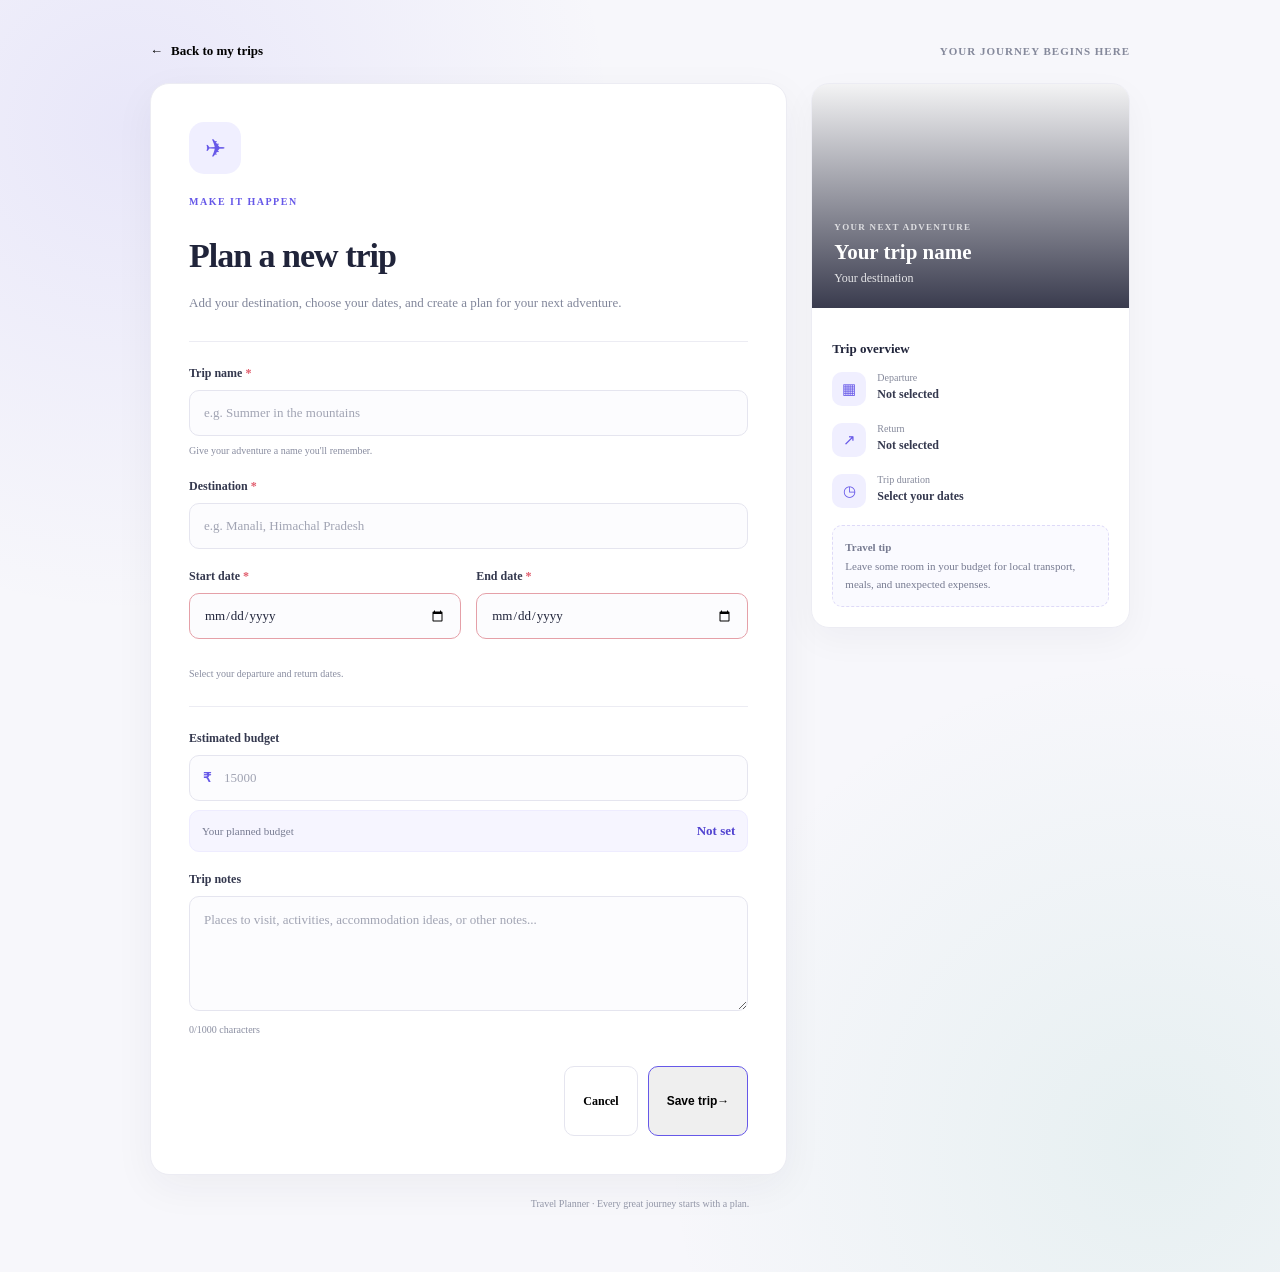
<file: src/main/resources/templates/trip-form.html>
<!DOCTYPE html>
<html lang="en" xmlns:th="http://www.thymeleaf.org">
<head>
    <meta charset="UTF-8">
    <meta name="viewport" content="width=device-width, initial-scale=1">

    <title th:text="${pageTitle} + ' | Travel Planner'">Plan a Trip | Travel Planner</title>

    <link rel="stylesheet" th:href="@{/style.css}">

    <style>
        .form-page {
            min-height: 100vh;
            padding: 35px 18px 55px;
            background:
                radial-gradient(circle at 10% 10%, rgba(102, 88, 232, 0.10), transparent 30%),
                radial-gradient(circle at 90% 90%, rgba(86, 174, 154, 0.10), transparent 30%),
                #f7f7fb;
        }

        .form-wrapper {
            width: 100%;
            max-width: 980px;
            margin: 0 auto;
        }

        .form-back-row {
            display: flex;
            align-items: center;
            justify-content: space-between;
            gap: 15px;
            margin-bottom: 24px;
        }

        .form-back-row .back-link {
            display: inline-flex;
            align-items: center;
            gap: 8px;
            font-size: 13px;
            font-weight: 700;
        }

        .form-step-label {
            color: #85899b;
            font-size: 11px;
            font-weight: 700;
            letter-spacing: 1px;
            text-transform: uppercase;
        }

        .form-layout {
            display: grid;
            grid-template-columns: minmax(0, 1.6fr) minmax(230px, 0.8fr);
            align-items: start;
            gap: 24px;
        }

        .form-card {
            min-width: 0;
            padding: clamp(23px, 4vw, 38px);
            background: #fff;
            border: 1px solid #ececf3;
            border-radius: 19px;
            box-shadow: 0 12px 40px rgba(32, 36, 58, 0.05);
        }

        .form-heading-icon {
            display: grid;
            place-items: center;
            width: 52px;
            height: 52px;
            margin-bottom: 22px;
            color: #6658e8;
            background: #f0efff;
            border-radius: 15px;
            font-size: 25px;
        }

        .form-card .eyebrow {
            margin-bottom: 8px;
            color: #6658e8;
            font-size: 10px;
            font-weight: 800;
            letter-spacing: 1.5px;
        }

        .form-card h1 {
            margin-bottom: 9px;
            color: #20243a;
            font-size: clamp(25px, 4vw, 34px);
            letter-spacing: -1px;
            line-height: 1.25;
        }

        .form-card .muted {
            margin-bottom: 27px;
            color: #81869a;
            font-size: 13px;
            line-height: 1.8;
        }

        .form-divider {
            height: 1px;
            margin: 24px 0;
            background: #ececf3;
        }

        .form-group {
            margin-bottom: 20px;
        }

        .form-group label {
            display: block;
            margin-bottom: 9px;
            color: #34384e;
            font-size: 12px;
            font-weight: 700;
        }

        .required-star {
            color: #e15c6c;
        }

        .form-group input,
        .form-group textarea {
            box-sizing: border-box;
            width: 100%;
            min-height: 46px;
            padding: 12px 14px;
            color: #20243a;
            background: #fcfcfe;
            border: 1px solid #e5e5ef;
            border-radius: 10px;
            outline: none;
            font: inherit;
            font-size: 13px;
            transition: border-color 0.2s ease,
                        box-shadow 0.2s ease,
                        background 0.2s ease;
        }

        .form-group textarea {
            min-height: 115px;
            resize: vertical;
            line-height: 1.7;
        }

        .form-group input:focus,
        .form-group textarea:focus {
            background: #fff;
            border-color: #8b80f0;
            box-shadow: 0 0 0 4px rgba(102, 88, 232, 0.09);
        }

        .form-group input::placeholder,
        .form-group textarea::placeholder {
            color: #a1a4b3;
        }

        .form-group input:invalid:not(:placeholder-shown) {
            border-color: #e5a0a8;
        }

        .form-row {
            display: grid;
            grid-template-columns: repeat(2, minmax(0, 1fr));
            gap: 15px;
        }

        .form-help {
            display: block;
            margin-top: 7px;
            color: #898da0;
            font-size: 10px;
            line-height: 1.6;
        }

        .budget-input-wrap {
            position: relative;
        }

        .budget-input-wrap .currency-symbol {
            position: absolute;
            top: 50%;
            left: 14px;
            color: #6658e8;
            font-size: 13px;
            font-weight: 800;
            transform: translateY(-50%);
            pointer-events: none;
        }

        .budget-input-wrap input {
            padding-left: 34px;
        }

        .budget-preview {
            display: flex;
            align-items: center;
            justify-content: space-between;
            gap: 12px;
            margin-top: 9px;
            padding: 12px;
            background: #f6f5ff;
            border: 1px solid #eeecff;
            border-radius: 10px;
        }

        .budget-preview-label {
            color: #777b91;
            font-size: 11px;
        }

        .budget-preview-value {
            color: #5143d0;
            font-size: 13px;
            font-weight: 800;
            overflow-wrap: anywhere;
        }

        .form-actions {
            display: flex;
            justify-content: flex-end;
            flex-wrap: wrap;
            gap: 10px;
            margin-top: 28px;
        }

        .form-actions .button {
            display: inline-flex;
            align-items: center;
            justify-content: center;
            min-height: 44px;
            padding: 12px 18px;
            border-radius: 10px;
            font-size: 12px;
            font-weight: 700;
            cursor: pointer;
            transition: transform 0.2s ease,
                        background 0.2s ease;
        }

        .form-actions .button:hover {
            transform: translateY(-2px);
        }

        .form-actions .button-primary {
            border: 1px solid #6658e8;
        }

        .form-actions .button-light {
            border: 1px solid #e5e5ef;
        }

        .form-actions button:disabled {
            cursor: not-allowed;
            opacity: 0.6;
            transform: none;
        }

        /* Right-hand trip preview */
        .trip-preview-panel {
            position: sticky;
            top: 25px;
            overflow: hidden;
            background: #fff;
            border: 1px solid #ececf3;
            border-radius: 18px;
            box-shadow: 0 12px 35px rgba(32, 36, 58, 0.04);
        }

        .preview-cover {
            position: relative;
            display: flex;
            align-items: flex-end;
            min-height: 180px;
            padding: 22px;
            overflow: hidden;
            color: white;
            background:
                linear-gradient(0deg, rgba(23, 25, 47, 0.85), rgba(23, 25, 47, 0.05)),
                url("https://images.unsplash.com/photo-1464822759023-fed622ff2c3b?auto=format&fit=crop&w=900&q=80")
                center / cover no-repeat;
        }

        .preview-cover-content {
            position: relative;
            z-index: 1;
            width: 100%;
        }

        .preview-small-label {
            margin-bottom: 7px;
            color: rgba(255, 255, 255, 0.75);
            font-size: 9px;
            font-weight: 800;
            letter-spacing: 1.3px;
            text-transform: uppercase;
        }

        .preview-title {
            margin: 0 0 5px;
            color: white;
            font-size: 21px;
            line-height: 1.3;
            overflow-wrap: anywhere;
        }

        .preview-destination {
            margin: 0;
            color: rgba(255, 255, 255, 0.85);
            font-size: 12px;
            overflow-wrap: anywhere;
        }

        .preview-details {
            padding: 20px;
        }

        .preview-details h3 {
            margin-bottom: 15px;
            color: #20243a;
            font-size: 13px;
        }

        .preview-detail-row {
            display: flex;
            align-items: flex-start;
            gap: 11px;
            margin-bottom: 17px;
        }

        .preview-detail-icon {
            display: grid;
            place-items: center;
            flex-shrink: 0;
            width: 34px;
            height: 34px;
            color: #6658e8;
            background: #f0efff;
            border-radius: 10px;
            font-size: 15px;
        }

        .preview-detail-label {
            margin-bottom: 4px;
            color: #85899b;
            font-size: 10px;
        }

        .preview-detail-value {
            color: #34384e;
            font-size: 12px;
            font-weight: 700;
            overflow-wrap: anywhere;
        }

        .preview-note {
            margin-top: 5px;
            padding: 12px;
            color: #777b91;
            background: #fafaff;
            border: 1px dashed #dedaf8;
            border-radius: 10px;
            font-size: 11px;
            line-height: 1.7;
        }

        .form-page-footer {
            margin-top: 23px;
            color: #9296a7;
            font-size: 10px;
            text-align: center;
        }

        @media (max-width: 760px) {
            .form-layout {
                grid-template-columns: minmax(0, 1fr);
            }

            .trip-preview-panel {
                position: static;
            }

            .preview-cover {
                min-height: 150px;
            }
        }

        @media (max-width: 480px) {
            .form-page {
                padding: 20px 12px 35px;
            }

            .form-back-row {
                align-items: flex-start;
                flex-direction: column;
                gap: 8px;
            }

            .form-card {
                padding: 22px 17px;
            }

            .form-row {
                grid-template-columns: minmax(0, 1fr);
                gap: 0;
            }

            .form-actions {
                flex-direction: column-reverse;
            }

            .form-actions .button {
                width: 100%;
                box-sizing: border-box;
            }
        }
    </style>
</head>

<body class="form-page">

<div class="form-wrapper">

    <!-- Back navigation -->
    <div class="form-back-row">
        <a class="back-link" th:href="@{/trips}">
            <span aria-hidden="true">←</span> Back to my trips
        </a>

        <span class="form-step-label">Your journey begins here</span>
    </div>

    <div class="form-layout">

        <!-- Main trip form -->
        <section class="form-card">

            <div class="form-heading-icon" aria-hidden="true">✈</div>

            <p class="eyebrow">MAKE IT HAPPEN</p>

            <h1 th:text="${pageTitle}">Plan a new trip</h1>

            <p class="muted">
                Add your destination, choose your dates, and create a plan
                for your next adventure.
            </p>

            <div class="form-divider"></div>

            <form id="tripForm"
                  th:action="@{/trips/save}"
                  th:object="${trip}"
                  method="post">

                <input type="hidden" th:field="*{id}">

                <!-- Trip name -->
                <div class="form-group">
                    <label for="title">
                        Trip name <span class="required-star">*</span>
                    </label>

                    <input
                        id="title"
                        type="text"
                        th:field="*{title}"
                        placeholder="e.g. Summer in the mountains"
                        maxlength="100"
                        autocomplete="off"
                        required>

                    <small class="form-help">
                        Give your adventure a name you'll remember.
                    </small>
                </div>

                <!-- Destination -->
                <div class="form-group">
                    <label for="destination">
                        Destination <span class="required-star">*</span>
                    </label>

                    <input
                        id="destination"
                        type="text"
                        th:field="*{destination}"
                        placeholder="e.g. Manali, Himachal Pradesh"
                        maxlength="150"
                        autocomplete="off"
                        required>
                </div>

                <!-- Travel dates -->
                <div class="form-row">

                    <div class="form-group">
                        <label for="startDate">
                            Start date <span class="required-star">*</span>
                        </label>

                        <input
                            id="startDate"
                            type="date"
                            th:field="*{startDate}"
                            required>
                    </div>

                    <div class="form-group">
                        <label for="endDate">
                            End date <span class="required-star">*</span>
                        </label>

                        <input
                            id="endDate"
                            type="date"
                            th:field="*{endDate}"
                            required>
                    </div>

                </div>

                <small class="form-help" id="dateHelp" role="status">
                    Select your departure and return dates.
                </small>

                <div class="form-divider"></div>

                <!-- Budget -->
                <div class="form-group">
                    <label for="budget">Estimated budget</label>

                    <div class="budget-input-wrap">
                        <span class="currency-symbol" aria-hidden="true">₹</span>

                        <input
                            id="budget"
                            type="number"
                            min="0"
                            step="0.01"
                            th:field="*{budget}"
                            placeholder="15000">
                    </div>

                    <div class="budget-preview">
                        <span class="budget-preview-label">
                            Your planned budget
                        </span>

                        <span class="budget-preview-value" id="budgetPreview">
                            Not set
                        </span>
                    </div>
                </div>

                <!-- Notes -->
                <div class="form-group">
                    <label for="description">Trip notes</label>

                    <textarea
                        id="description"
                        th:field="*{description}"
                        rows="4"
                        maxlength="1000"
                        placeholder="Places to visit, activities, accommodation ideas, or other notes..."></textarea>

                    <small class="form-help">
                        <span id="noteCount">0</span>/1000 characters
                    </small>
                </div>

                <!-- Form actions -->
                <div class="form-actions">
                    <a class="button button-light" th:href="@{/trips}">
                        Cancel
                    </a>

                    <button class="button button-primary" type="submit">
                        Save trip <span aria-hidden="true">→</span>
                    </button>
                </div>

            </form>
        </section>

        <!-- Live trip preview -->
        <aside class="trip-preview-panel">

            <div class="preview-cover">
                <div class="preview-cover-content">
                    <div class="preview-small-label">Your next adventure</div>

                    <h2 class="preview-title" id="previewTitle">
                        Your trip name
                    </h2>

                    <p class="preview-destination" id="previewDestination">
                        Your destination
                    </p>
                </div>
            </div>

            <div class="preview-details">

                <h3>Trip overview</h3>

                <div class="preview-detail-row">
                    <div class="preview-detail-icon" aria-hidden="true">▦</div>

                    <div>
                        <div class="preview-detail-label">Departure</div>
                        <div class="preview-detail-value" id="previewStartDate">
                            Not selected
                        </div>
                    </div>
                </div>

                <div class="preview-detail-row">
                    <div class="preview-detail-icon" aria-hidden="true">↗</div>

                    <div>
                        <div class="preview-detail-label">Return</div>
                        <div class="preview-detail-value" id="previewEndDate">
                            Not selected
                        </div>
                    </div>
                </div>

                <div class="preview-detail-row">
                    <div class="preview-detail-icon" aria-hidden="true">◷</div>

                    <div>
                        <div class="preview-detail-label">Trip duration</div>
                        <div class="preview-detail-value" id="previewDuration">
                            Select your dates
                        </div>
                    </div>
                </div>

                <div class="preview-note">
                    <strong>Travel tip</strong><br>
                    Leave some room in your budget for local transport,
                    meals, and unexpected expenses.
                </div>

            </div>
        </aside>

    </div>

    <footer class="form-page-footer">
        Travel Planner · Every great journey starts with a plan.
    </footer>

</div>

<script>
    document.addEventListener("DOMContentLoaded", function () {
        const titleInput = document.getElementById("title");
        const destinationInput = document.getElementById("destination");
        const startDateInput = document.getElementById("startDate");
        const endDateInput = document.getElementById("endDate");
        const budgetInput = document.getElementById("budget");
        const descriptionInput = document.getElementById("description");
        const tripForm = document.getElementById("tripForm");

        const previewTitle = document.getElementById("previewTitle");
        const previewDestination = document.getElementById("previewDestination");
        const previewStartDate = document.getElementById("previewStartDate");
        const previewEndDate = document.getElementById("previewEndDate");
        const previewDuration = document.getElementById("previewDuration");
        const budgetPreview = document.getElementById("budgetPreview");
        const dateHelp = document.getElementById("dateHelp");
        const noteCount = document.getElementById("noteCount");

        function updateTextPreview(input, element, fallback) {
            const value = input.value.trim();
            element.textContent = value || fallback;
        }

        function formatDate(dateValue) {
            if (!dateValue) {
                return "Not selected";
            }

            const parts = dateValue.split("-");

            if (parts.length !== 3) {
                return "Not selected";
            }

            const date = new Date(
                Number(parts[0]),
                Number(parts[1]) - 1,
                Number(parts[2])
            );

            return date.toLocaleDateString("en-IN", {
                day: "numeric",
                month: "short",
                year: "numeric"
            });
        }

        function updateDates() {
            const startValue = startDateInput.value;
            const endValue = endDateInput.value;

            startDateInput.setCustomValidity("");
            endDateInput.setCustomValidity("");

            previewStartDate.textContent = formatDate(startValue);
            previewEndDate.textContent = formatDate(endValue);

            if (startValue) {
                endDateInput.min = startValue;
            } else {
                endDateInput.removeAttribute("min");
            }

            if (startValue && endValue) {
                const start = new Date(startValue + "T00:00:00");
                const end = new Date(endValue + "T00:00:00");

                const difference =
                    Math.round((end - start) / (1000 * 60 * 60 * 24));

                if (difference < 0) {
                    previewDuration.textContent = "Check your dates";
                    dateHelp.textContent =
                        "The return date cannot be before the departure date.";
                    endDateInput.setCustomValidity(
                        "Return date cannot be before departure date."
                    );
                } else {
                    const days = difference + 1;

                    previewDuration.textContent =
                        days + (days === 1 ? " day" : " days");

                    dateHelp.textContent =
                        "Your trip will last " + days +
                        (days === 1 ? " day, including travel dates." :
                                      " days, including travel dates.");
                }
            } else {
                previewDuration.textContent = "Select your dates";
                dateHelp.textContent =
                    "Select your departure and return dates.";
            }
        }

        function updateBudget() {
            const value = budgetInput.value;

            if (value === "") {
                budgetPreview.textContent = "Not set";
                return;
            }

            const amount = Number(value);

            if (!Number.isFinite(amount) || amount < 0) {
                budgetPreview.textContent = "Enter a valid amount";
                return;
            }

            budgetPreview.textContent = amount.toLocaleString("en-IN", {
                style: "currency",
                currency: "INR",
                maximumFractionDigits: 2
            });
        }

        function updateNoteCount() {
            noteCount.textContent = descriptionInput.value.length;
        }

        titleInput.addEventListener("input", function () {
            updateTextPreview(titleInput, previewTitle, "Your trip name");
        });

        destinationInput.addEventListener("input", function () {
            updateTextPreview(
                destinationInput,
                previewDestination,
                "Your destination"
            );
        });

        startDateInput.addEventListener("change", updateDates);
        endDateInput.addEventListener("change", updateDates);
        budgetInput.addEventListener("input", updateBudget);
        descriptionInput.addEventListener("input", updateNoteCount);

        tripForm.addEventListener("submit", function (event) {
            updateDates();

            if (!tripForm.checkValidity()) {
                event.preventDefault();
                tripForm.reportValidity();
            }
        });

        // Initialize preview for existing trips when editing.
        updateTextPreview(titleInput, previewTitle, "Your trip name");
        updateTextPreview(
            destinationInput,
            previewDestination,
            "Your destination"
        );

        updateDates();
        updateBudget();
        updateNoteCount();
    });
</script>

</body>
</html>
</file>
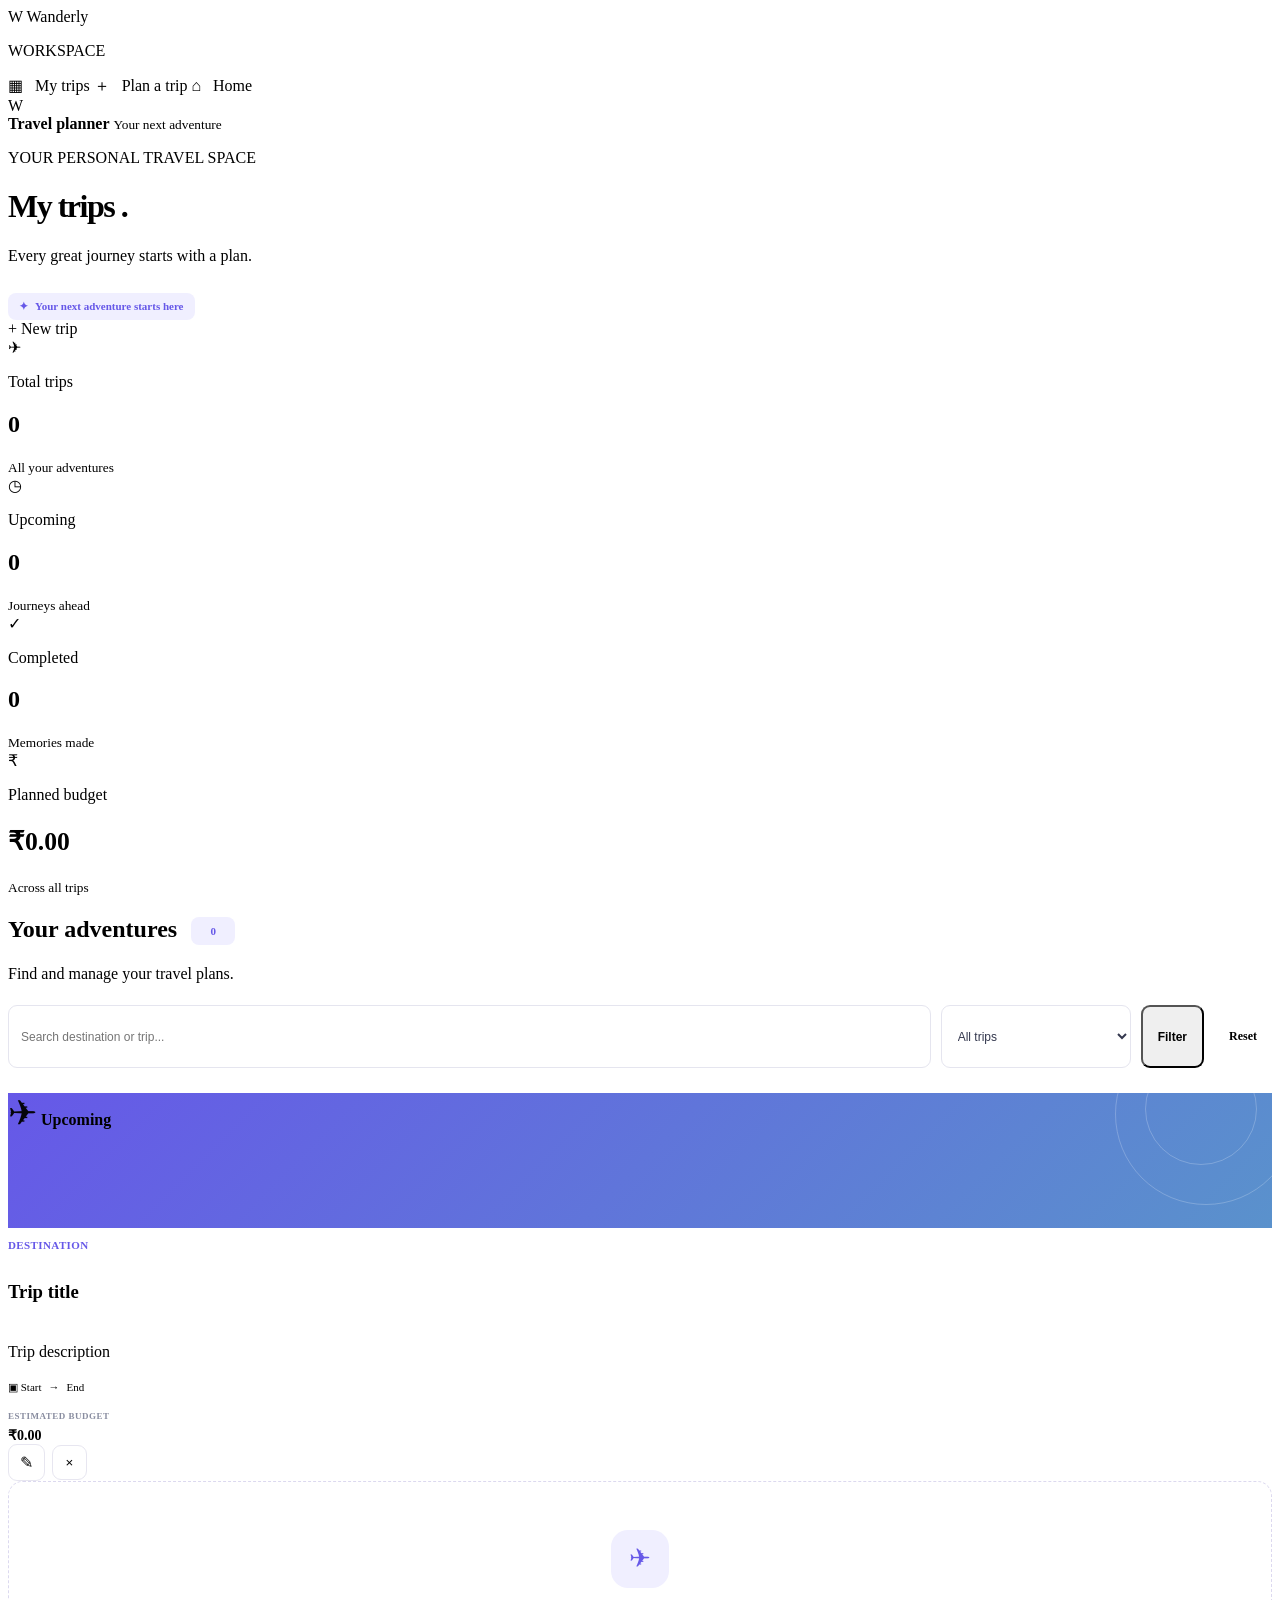
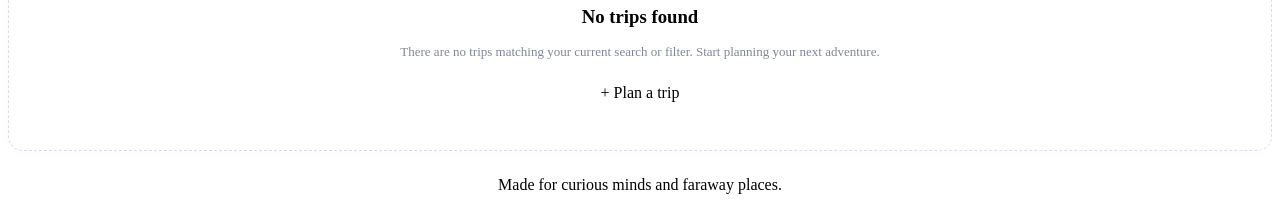
<file: src/main/resources/templates/trips.html>
<!DOCTYPE html>
<html lang="en" xmlns:th="http://www.thymeleaf.org">
<head>
    <meta charset="UTF-8">
    <meta name="viewport" content="width=device-width, initial-scale=1">

    <title>My Trips | Wanderly</title>
    <link rel="stylesheet" th:href="@{/style.css}">

    <style>
        .main-content {
            min-width: 0;
        }

        .topbar {
            gap: 20px;
            flex-wrap: wrap;
        }

        .topbar h1 {
            letter-spacing: -1.5px;
        }

        .dashboard-greeting {
            margin: 0 0 8px;
            color: #81869a;
            font-size: 13px;
        }

        .dashboard-date {
            display: inline-flex;
            align-items: center;
            gap: 7px;
            margin-top: 12px;
            padding: 7px 11px;
            color: #6658e8;
            background: #f0efff;
            border-radius: 8px;
            font-size: 11px;
            font-weight: 700;
        }

        .stats-grid {
            gap: 17px;
        }

        .stat-card {
            min-width: 0;
            transition: transform 0.2s ease, box-shadow 0.2s ease;
        }

        .stat-card:hover {
            transform: translateY(-3px);
            box-shadow: 0 12px 30px rgba(32, 36, 58, 0.07);
        }

        .stat-card h2 {
            overflow-wrap: anywhere;
        }

        .budget-value {
            font-size: clamp(19px, 2vw, 27px);
        }

        .dashboard-actions {
            display: flex;
            align-items: center;
            gap: 10px;
            flex-wrap: wrap;
        }

        .trips-section {
            min-width: 0;
        }

        .section-heading {
            gap: 15px;
            flex-wrap: wrap;
        }

        .trip-count {
            display: inline-flex;
            align-items: center;
            justify-content: center;
            min-width: 28px;
            height: 28px;
            margin-left: 8px;
            padding: 0 8px;
            color: #6658e8;
            background: #f0efff;
            border-radius: 8px;
            font-size: 11px;
            font-weight: 800;
            vertical-align: middle;
        }

        .filter-bar {
            display: grid;
            grid-template-columns: minmax(160px, 1fr) minmax(130px, 190px) auto auto;
            gap: 10px;
            margin: 22px 0 25px;
        }

        .filter-bar input,
        .filter-bar select {
            box-sizing: border-box;
            width: 100%;
            min-width: 0;
            min-height: 43px;
            padding: 10px 12px;
            color: #34384e;
            background: #fff;
            border: 1px solid #e5e5ef;
            border-radius: 9px;
            outline: none;
            font-size: 12px;
        }

        .filter-bar input:focus,
        .filter-bar select:focus {
            border-color: #8b80f0;
            box-shadow: 0 0 0 3px rgba(102, 88, 232, 0.09);
        }

        .filter-bar .button {
            display: inline-flex;
            align-items: center;
            justify-content: center;
            min-height: 43px;
            padding: 10px 15px;
            border-radius: 9px;
            white-space: nowrap;
            font-size: 12px;
            font-weight: 700;
        }

        .trip-grid {
            align-items: stretch;
        }

        .trip-card {
            min-width: 0;
            overflow: hidden;
            transition: transform 0.22s ease, box-shadow 0.22s ease;
        }

        .trip-card:hover {
            transform: translateY(-4px);
            box-shadow: 0 14px 32px rgba(32, 36, 58, 0.09);
        }

        .trip-cover {
            position: relative;
            min-height: 135px;
            overflow: hidden;
            background:
                linear-gradient(135deg, rgba(102, 88, 232, 0.96), rgba(87, 160, 197, 0.8)),
                #6658e8;
        }

        .trip-cover::before,
        .trip-cover::after {
            position: absolute;
            content: "";
            border: 1px solid rgba(255, 255, 255, 0.22);
            border-radius: 50%;
            pointer-events: none;
        }

        .trip-cover::before {
            top: -70px;
            right: -25px;
            width: 180px;
            height: 180px;
        }

        .trip-cover::after {
            top: -40px;
            right: 15px;
            width: 110px;
            height: 110px;
        }

        .cover-symbol {
            position: relative;
            z-index: 1;
            font-size: 35px;
            opacity: 0.95;
        }

        .status-pill {
            z-index: 2;
            font-weight: 800;
        }

        .trip-card-body {
            display: flex;
            flex-direction: column;
            height: calc(100% - 135px);
            box-sizing: border-box;
        }

        .trip-destination {
            color: #6658e8;
            font-size: 11px;
            font-weight: 800;
            letter-spacing: 0.4px;
            text-transform: uppercase;
            overflow-wrap: anywhere;
        }

        .trip-card-body h3 {
            overflow-wrap: anywhere;
        }

        .trip-description {
            display: -webkit-box;
            overflow: hidden;
            -webkit-box-orient: vertical;
            -webkit-line-clamp: 3;
            line-height: 1.7;
            overflow-wrap: anywhere;
        }

        .trip-meta {
            display: flex;
            align-items: center;
            flex-wrap: wrap;
            gap: 7px;
            font-size: 11px;
        }

        .trip-card-footer {
            gap: 12px;
            margin-top: auto;
            padding-top: 17px;
        }

        .trip-card-footer > div:first-child {
            min-width: 0;
        }

        .trip-card-footer small {
            display: block;
            margin-bottom: 5px;
            color: #898da0;
            font-size: 9px;
            font-weight: 800;
            letter-spacing: 0.5px;
        }

        .trip-card-footer strong {
            overflow-wrap: anywhere;
            font-size: 14px;
        }

        .card-actions {
            display: flex;
            align-items: center;
            gap: 7px;
        }

        .card-actions form {
            display: inline-flex;
            margin: 0;
        }

        .icon-button {
            display: inline-grid;
            place-items: center;
            width: 35px;
            height: 35px;
            padding: 0;
            border: 1px solid #e7e6f0;
            border-radius: 9px;
            background: #fff;
            cursor: pointer;
            transition: background 0.2s ease, transform 0.2s ease;
        }

        .icon-button:hover {
            transform: translateY(-2px);
            background: #f0efff;
        }

        .delete-button:hover {
            background: #fff0f1;
        }

        .empty-state {
            padding: 48px 20px;
            background: #fff;
            border: 1px dashed #dcd9ef;
            border-radius: 15px;
            text-align: center;
        }

        .empty-icon {
            display: grid;
            place-items: center;
            width: 58px;
            height: 58px;
            margin: 0 auto 17px;
            color: #6658e8;
            background: #f0efff;
            border-radius: 17px;
            font-size: 26px;
        }

        .empty-state h3 {
            margin-bottom: 8px;
        }

        .empty-state p {
            margin-bottom: 20px;
            color: #81869a;
            font-size: 13px;
            line-height: 1.7;
        }

        .page-footer {
            padding-top: 25px;
            text-align: center;
        }

        @media (max-width: 1000px) {
            .stats-grid {
                grid-template-columns: repeat(2, minmax(0, 1fr));
            }

            .filter-bar {
                grid-template-columns: minmax(0, 1fr) minmax(120px, 170px);
            }
        }

        @media (max-width: 600px) {
            .topbar {
                align-items: flex-start;
                flex-direction: column;
            }

            .dashboard-actions {
                width: 100%;
            }

            .dashboard-actions .button {
                justify-content: center;
                width: 100%;
                box-sizing: border-box;
            }

            .stats-grid {
                grid-template-columns: repeat(2, minmax(0, 1fr));
                gap: 11px;
            }

            .stat-card {
                padding: 15px;
            }

            .stat-card h2 {
                font-size: 22px;
            }

            .filter-bar {
                grid-template-columns: minmax(0, 1fr);
            }

            .filter-bar .button {
                width: 100%;
                box-sizing: border-box;
            }

            .trip-card-footer {
                align-items: flex-end;
            }
        }
    </style>
</head>

<body>
<div class="app-shell">

    <!-- SIDEBAR -->
    <aside class="sidebar">
        <a class="brand" th:href="@{/trips}">
            <span class="brand-icon">W</span>
            <span>Wanderly</span>
        </a>

        <p class="nav-label">WORKSPACE</p>

        <a class="nav-link active" th:href="@{/trips}">
            ▦ &nbsp; My trips
        </a>

        <a class="nav-link" th:href="@{/trips/new}">
            ＋ &nbsp; Plan a trip
        </a>

        <a class="nav-link" th:href="@{/}">
            ⌂ &nbsp; Home
        </a>

        <div class="sidebar-bottom">
            <div class="profile-avatar">W</div>
            <div>
                <strong>Travel planner</strong>
                <small>Your next adventure</small>
            </div>
        </div>
    </aside>

    <!-- MAIN DASHBOARD -->
    <main class="main-content">

        <header class="topbar">
            <div>
                <p class="eyebrow">YOUR PERSONAL TRAVEL SPACE</p>

                <h1>
                    My trips <span class="heading-dot">.</span>
                </h1>

                <p class="muted">
                    Every great journey starts with a plan.
                </p>

                <div class="dashboard-date">
                    <span aria-hidden="true">✦</span>
                    Your next adventure starts here
                </div>
            </div>

            <div class="dashboard-actions">
                <a class="button button-primary" th:href="@{/trips/new}">
                    + New trip
                </a>
            </div>
        </header>

        <!-- STATISTICS -->
        <section class="stats-grid">

            <article class="stat-card">
                <span class="stat-icon purple">✈</span>
                <p>Total trips</p>
                <h2 th:text="${totalTrips}">0</h2>
                <small>All your adventures</small>
            </article>

            <article class="stat-card">
                <span class="stat-icon blue">◷</span>
                <p>Upcoming</p>
                <h2 th:text="${upcomingCount}">0</h2>
                <small>Journeys ahead</small>
            </article>

            <article class="stat-card">
                <span class="stat-icon green">✓</span>
                <p>Completed</p>
                <h2 th:text="${completedCount}">0</h2>
                <small>Memories made</small>
            </article>

            <article class="stat-card">
                <span class="stat-icon orange">₹</span>
                <p>Planned budget</p>
                <h2 class="budget-value">
                    ₹<span th:text="${#numbers.formatDecimal(totalBudget, 1, 2)}">0.00</span>
                </h2>
                <small>Across all trips</small>
            </article>

        </section>

        <!-- TRIPS LIST -->
        <section class="trips-section">

            <div class="section-heading">
                <div>
                    <h2>
                        Your adventures
                        <span class="trip-count" th:text="${trips.size()}">0</span>
                    </h2>

                    <p class="muted">
                        Find and manage your travel plans.
                    </p>
                </div>
            </div>

            <!-- SEARCH AND FILTER -->
            <form class="filter-bar"
                  th:action="@{/trips}"
                  method="get">

                <input
                    type="search"
                    name="search"
                    th:value="${search}"
                    placeholder="Search destination or trip..."
                    aria-label="Search trips">

                <select name="status" aria-label="Filter trips by status">
                    <option value="all"
                            th:selected="${status == 'all'}">
                        All trips
                    </option>

                    <option value="upcoming"
                            th:selected="${status == 'upcoming'}">
                        Upcoming
                    </option>

                    <option value="ongoing"
                            th:selected="${status == 'ongoing'}">
                        Ongoing
                    </option>

                    <option value="completed"
                            th:selected="${status == 'completed'}">
                        Completed
                    </option>
                </select>

                <button class="button button-dark" type="submit">
                    Filter
                </button>

                <a class="button button-light" th:href="@{/trips}">
                    Reset
                </a>
            </form>

            <!-- TRIP CARDS -->
            <div class="trip-grid" th:if="${!trips.isEmpty()}">

                <article class="trip-card" th:each="trip : ${trips}">

                    <div class="trip-cover">
                        <span class="cover-symbol" aria-hidden="true">✈</span>

                        <span class="status-pill"
                              th:if="${trip.startDate != null and trip.endDate != null}"
                              th:classappend="${trip.endDate.isBefore(T(java.time.LocalDate).now()) ? ' completed' : (trip.startDate.isAfter(T(java.time.LocalDate).now()) ? ' upcoming' : ' ongoing')}"
                              th:text="${trip.endDate.isBefore(T(java.time.LocalDate).now()) ? 'Completed' : (trip.startDate.isAfter(T(java.time.LocalDate).now()) ? 'Upcoming' : 'Ongoing')}">
                            Upcoming
                        </span>
                    </div>

                    <div class="trip-card-body">

                        <p class="trip-destination"
                           th:text="${trip.destination}">
                            Destination
                        </p>

                        <h3 th:text="${trip.title}">
                            Trip title
                        </h3>

                        <p class="trip-description"
                           th:text="${trip.description != null and !trip.description.isBlank() ? trip.description : 'A new adventure is waiting for you.'}">
                            Trip description
                        </p>

                        <div class="trip-meta">
                            <span>
                                ▣
                                <span th:text="${trip.startDate}">Start</span>
                            </span>

                            <span aria-hidden="true">→</span>

                            <span th:text="${trip.endDate}">End</span>
                        </div>

                        <div class="trip-card-footer">

                            <div>
                                <small>ESTIMATED BUDGET</small>

                                <strong
                                    th:text="${trip.budget != null ? '₹' + #numbers.formatDecimal(trip.budget, 1, 2) : 'Not set'}">
                                    ₹0.00
                                </strong>
                            </div>

                            <div class="card-actions">

                                <a class="icon-button"
                                   th:href="@{/trips/edit/{id}(id=${trip.id})}"
                                   title="Edit trip"
                                   aria-label="Edit trip">
                                    ✎
                                </a>

                                <form
                                    th:action="@{/trips/delete/{id}(id=${trip.id})}"
                                    method="post"
                                    onsubmit="return confirm('Are you sure you want to delete this trip? This action cannot be undone.');">

                                    <button
                                        class="icon-button delete-button"
                                        type="submit"
                                        title="Delete trip"
                                        aria-label="Delete trip">
                                        ×
                                    </button>
                                </form>

                            </div>
                        </div>
                    </div>
                </article>

            </div>

            <!-- EMPTY STATE -->
            <div class="empty-state" th:if="${trips.isEmpty()}">

                <div class="empty-icon" aria-hidden="true">✈</div>

                <h3>No trips found</h3>

                <p>
                    There are no trips matching your current search or filter.
                    Start planning your next adventure.
                </p>

                <a class="button button-primary" th:href="@{/trips/new}">
                    + Plan a trip
                </a>
            </div>

        </section>

        <footer class="page-footer">
            Made for curious minds and faraway places.
        </footer>

    </main>
</div>
</body>
</html>
</file>
